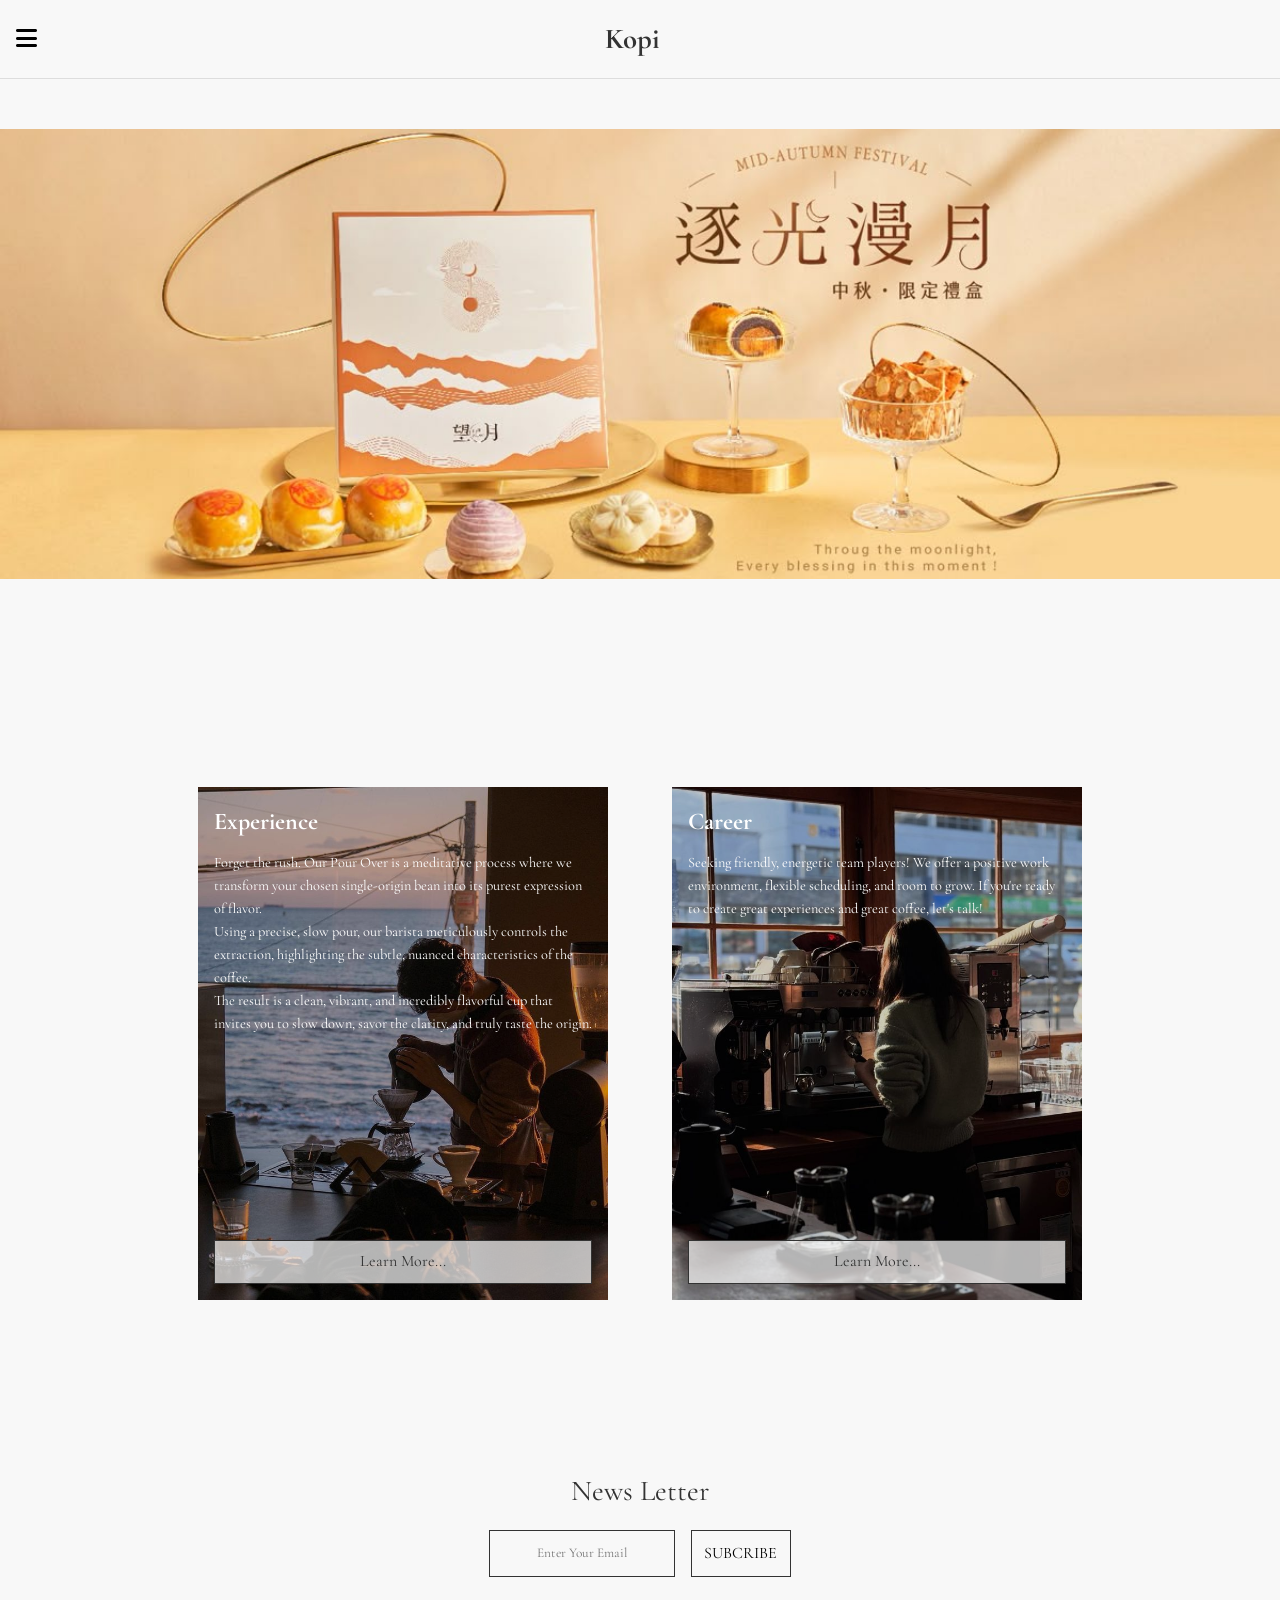
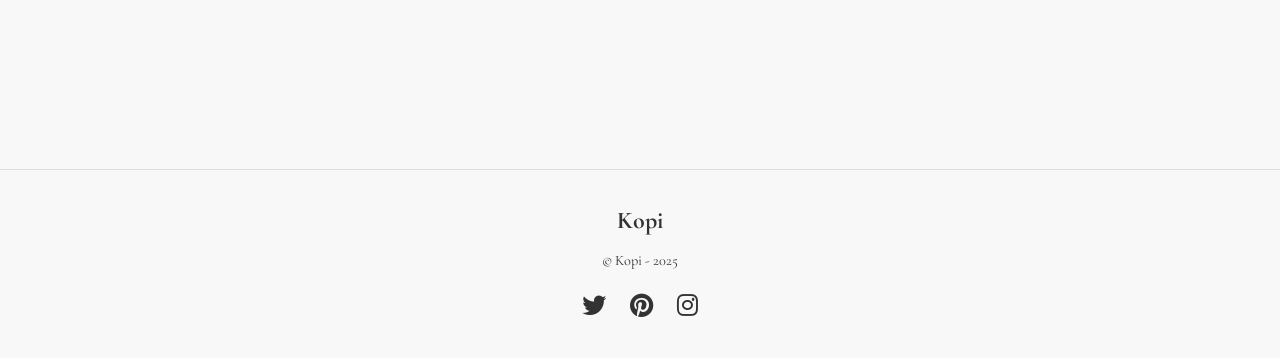
<file: index.html>
<!DOCTYPE html>
<html lang="en">
<head>
    <meta charset="UTF-8">
    <meta name="viewport" content="width=device-width, initial-scale=1.0">
    <title>Kopi - Home</title>
    <link rel="stylesheet" href="styles.css">
    <link rel="stylesheet" href="https://cdnjs.cloudflare.com/ajax/libs/font-awesome/6.5.2/css/all.min.css">
    <link rel="icon" type="image/png" href="img/logo.png">
</head>
<body>

    <div class="overlay" id="overlay"></div>

    <nav class="side-nav" id="side-nav">
        <button class="close-btn" id="close-btn">&times;</button>
        <ul>
            <li><a href="index.html">Home</a></li>
            <li><a href="menu.html">Menu</a></li>
            <li><a href="location.html">Location</a></li>
            <li><a href="about.html">About</a></li>
            <li><a href="career.html">Career</a></li>
        </ul>
        <div class="nav-socials">
            <a href="https://pinterest.com/"><i class="fa-brands fa-pinterest"></i></a>
            <a href="https://www.instagram.com/"><i class="fa-brands fa-instagram"></i></a>
            <a href="https://x.com/"><i class="fa-brands fa-twitter"></i></a>
        </div>
    </nav>

    <header>
        <button class="hamburger" id="hamburger-menu">
            <i class="fa-solid fa-bars"></i>
        </button>
        <div class="logo"><a href="index.html">Kopi</a></div>
    </header>

    <main>
        <section class="hero-home">
            <img src="img/home/mhome1.png" alt="Kopi cafe" id="hero-image">
            <div class="hero-text">
                <p id="hero-location-text"></p>
            </div>
        </section>


        <section class="features">
            <div class="feature-card">
                <img src="img/home/Expereince.png" alt="Barista serving a customer">
                <h3>Experience</h3>
                <p>Forget the rush. Our Pour Over is a meditative process where we transform your chosen single-origin bean into its purest expression of flavor.<br>
                    Using a precise, slow pour, our barista meticulously controls the extraction, highlighting the subtle, nuanced characteristics of the coffee.<br>
                    The result is a clean, vibrant, and incredibly flavorful cup that invites you to slow down, savor the clarity, and truly taste the origin.<br></p>
                <a href="location.html" class="btn">Learn More...</a>
            </div>
            <div class="feature-card">
                <img src="img/home/career.png" alt="Group of friends enjoying coffee">
                <h3>Career</h3>
                <p>Seeking friendly, energetic team players! We offer a positive work environment, flexible scheduling, and room to grow. If you're ready to create great experiences and great coffee, let's talk!</p>
                <a href="career.html" class="btn">Learn More...</a>
            </div>
        </section>

        <section class="newsletter">
            <h2>News Letter</h2>
            <form>
                <input type="email" placeholder="Enter Your Email">
                <button type="submit" class="btn-subscribe">SUBCRIBE</button>
            </form>
        </section>
    </main>

    <footer>
        <div class="logo">Kopi</div>
        <p>© Kopi - 2025</p>
        <div class="footer-socials">
            <a href="https://x.com/"><i class="fa-brands fa-twitter"></i></a>
            <a href="https://pinterest.com/"><i class="fa-brands fa-pinterest"></i></a>
            <a href="https://www.instagram.com/"><i class="fa-brands fa-instagram"></i></a>
        </div>
    </footer>

    <script src="script.js"></script>
</body>

</html>
</file>
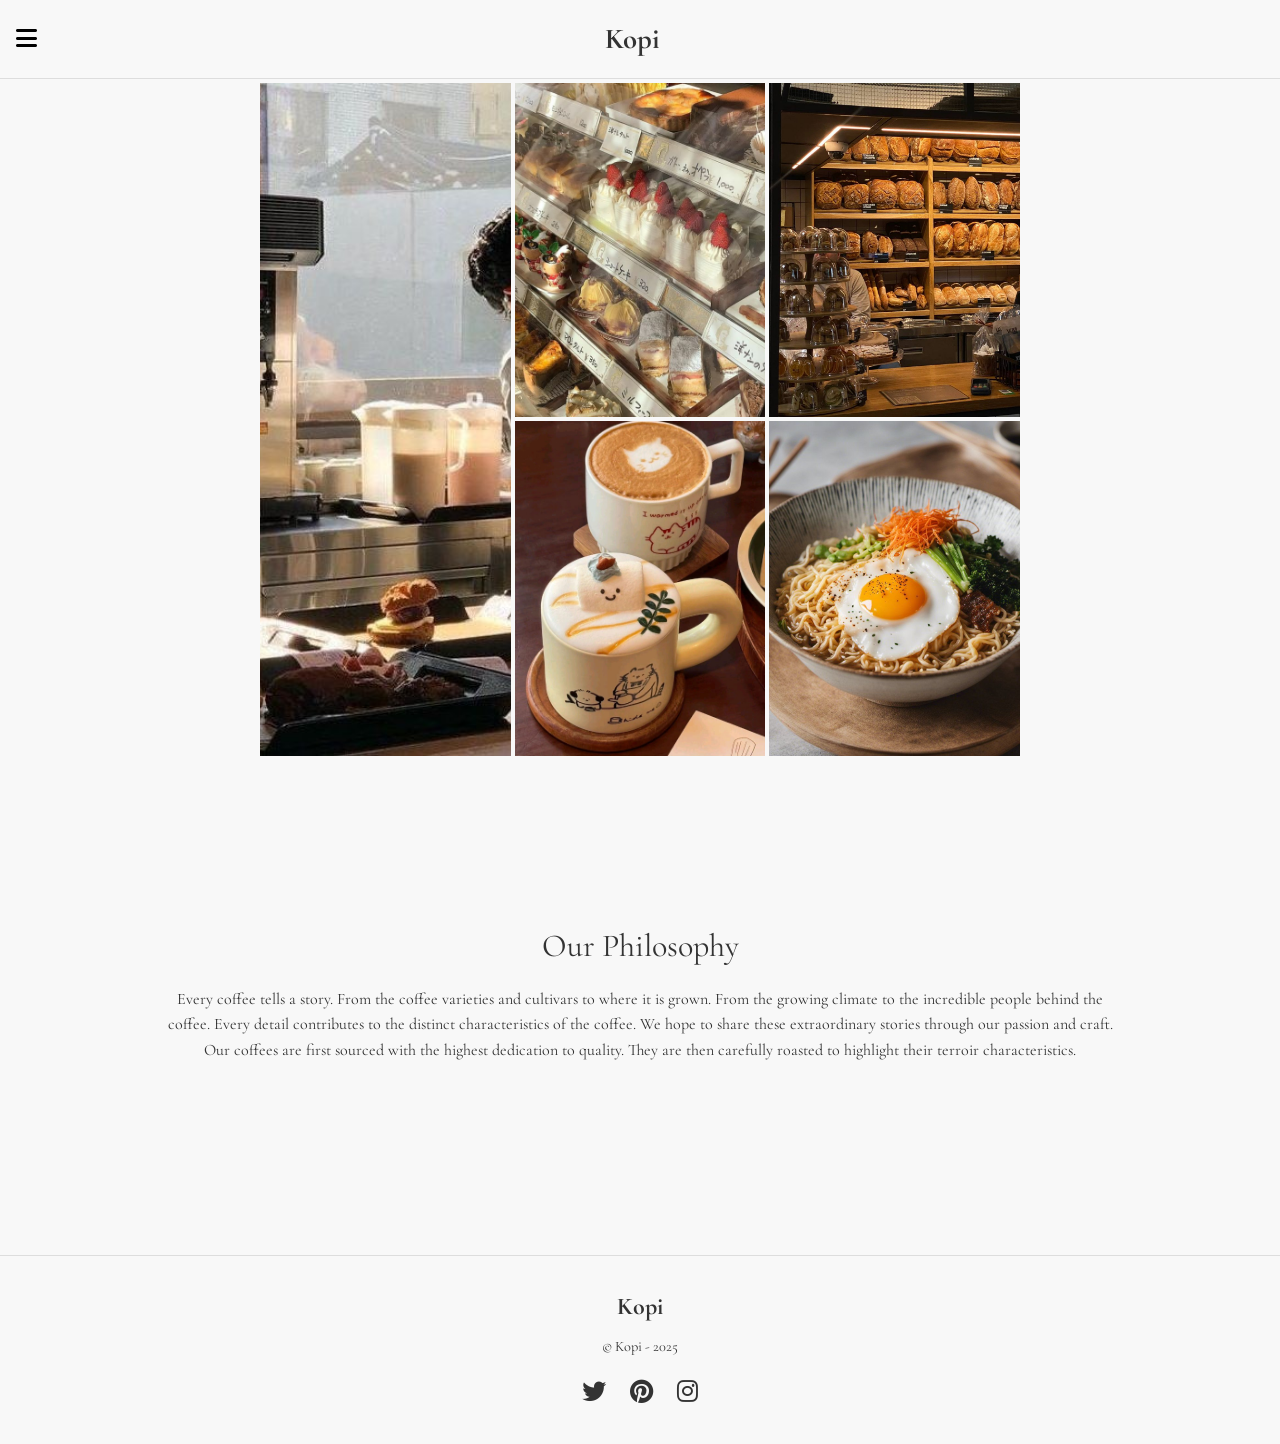
<file: about.html>
<!DOCTYPE html>
<html lang="en">
<head>
    <meta charset="UTF-8">
    <meta name="viewport" content="width=device-width, initial-scale=1.0">
    <title>Kopi - About Us</title>
    <link rel="stylesheet" href="styles.css">
    <link rel="stylesheet" href="https://cdnjs.cloudflare.com/ajax/libs/font-awesome/6.5.2/css/all.min.css">
    <link rel="icon" type="image/png" href="img/logo.png">
</head>
<body>

    <div class="overlay" id="overlay"></div>
    <nav class="side-nav" id="side-nav">
        <button class="close-btn" id="close-btn">&times;</button>
        <ul>
            <li><a href="index.html">Home</a></li>
            <li><a href="menu.html">Menu</a></li>
            <li><a href="location.html">Location</a></li>
            <li><a href="about.html">About</a></li>
            <li><a href="career.html">Career</a></li>
        </ul>
        <div class="nav-socials">
             <a href="https://pinterest.com/"><i class="fa-brands fa-pinterest"></i></a>
             <a href="https://www.instagram.com/"><i class="fa-brands fa-instagram"></i></a>
             <a href="https://x.com/"><i class="fa-brands fa-twitter"></i></a>
        </div>
    </nav>

    <header>
        <button class="hamburger" id="hamburger-menu">
            <i class="fa-solid fa-bars"></i>
        </button>
        <div class="logo"><a href="index.html">Kopi</a></div>
    </header>

    <main>
        <section class="image-collage-about">
            <div class="collage-grid-about">
                <img src="img/about/a1.png" alt="Steaming milk for coffee">
                <img src="img/about/a2.png" alt="Barista serving a customer">
                <img src="img/about/a3.png" alt="Making coffee with an espresso machine">
                <img src="img/about/a4.png" alt="Latte art on a wooden table">
                <img src="img/about/a5.png" alt="Latte art in a pink cup">
            </div>
        </section>

        <section class="philosophy">
            <h2>Our Philosophy</h2>
            <p>Every coffee tells a story. From the coffee varieties and cultivars to where it is grown. From the growing climate to the incredible people behind the coffee. Every detail contributes to the distinct characteristics of the coffee. We hope to share these extraordinary stories through our passion and craft. Our coffees are first sourced with the highest dedication to quality. They are then carefully roasted to highlight their terroir characteristics.</p>
        </section>
    </main>

    <footer>
        <div class="logo">Kopi</div>
        <p>© Kopi - 2025</p>
        <div class="footer-socials">
            <a href="https://x.com/"><i class="fa-brands fa-twitter"></i></a>
            <a href="https://pinterest.com/"><i class="fa-brands fa-pinterest"></i></a>
            <a href="https://www.instagram.com/"><i class="fa-brands fa-instagram"></i></a>
        </div>
    </footer>

    <script src="script.js"></script>
</body>

</html>
</file>
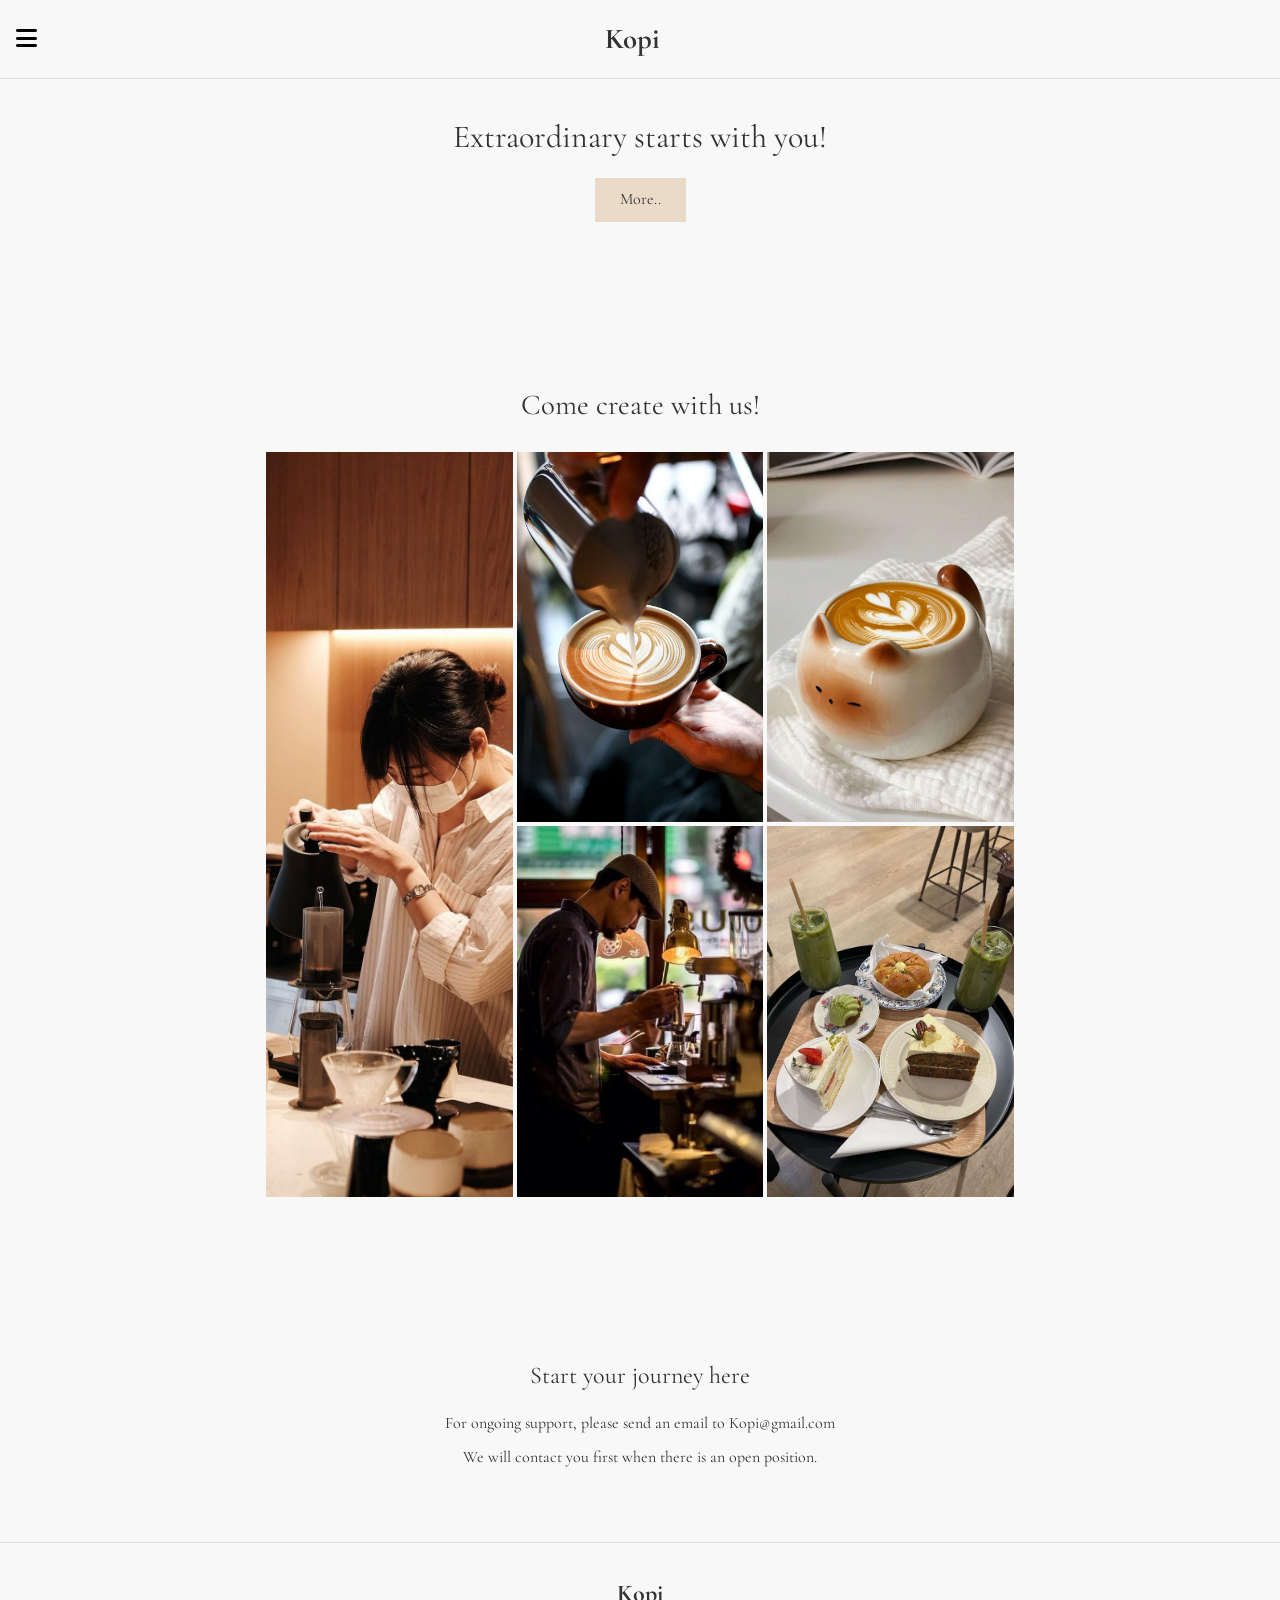
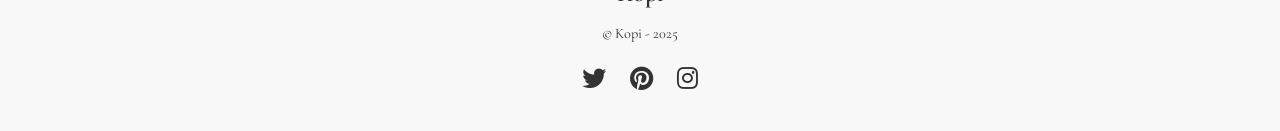
<file: career.html>
<!DOCTYPE html>
<html lang="en">
<head>
    <meta charset="UTF-8">
    <meta name="viewport" content="width=device-width, initial-scale=1.0">
    <title>Kopi - Career</title>
    <link rel="stylesheet" href="styles.css">
    <link rel="stylesheet" href="https://cdnjs.cloudflare.com/ajax/libs/font-awesome/6.5.2/css/all.min.css">
    <link rel="icon" type="image/png" href="img/logo.png">
</head>
<body>

    <div class="overlay" id="overlay"></div>
    <nav class="side-nav" id="side-nav">
        <button class="close-btn" id="close-btn">&times;</button>
        <ul>
            <li><a href="index.html">Home</a></li>
            <li><a href="menu.html">Menu</a></li>
            <li><a href="location.html">Location</a></li>
            <li><a href="about.html">About</a></li>
            <li><a href="career.html">Career</a></li>
        </ul>
        <div class="nav-socials">
             <a href="https://pinterest.com/"><i class="fa-brands fa-pinterest"></i></a>
             <a href="https://www.instagram.com/caedrel"><i class="fa-brands fa-instagram"></i></a>
             <a href="https://x.com/"><i class="fa-brands fa-twitter"></i></a>
        </div>
    </nav>

    <header>
        <button class="hamburger" id="hamburger-menu">
            <i class="fa-solid fa-bars"></i>
        </button>
        <div class="logo"><a href="index.html">Kopi</a></div>
    </header>

    <main class="career-main">
        <section class="career-intro">
            <h2>Extraordinary starts with you!</h2>
            <a href="mailto:Kopi@gmail.com" class="btn">More..</a>
        </section>

        <section class="career-create">
            <h2>Come create with us!</h2>
            <div class="image-collage-career">
                <img src="img/career/c1.png" alt="Latte art in pink cup" class="img1">
                <img src="img/career/c2.png" alt="Barista and customers" class="img2">
                <img src="img/career/c3.png" alt="Pouring steamed milk" class="img3">
                <img src="img/career/c4.png" alt="Making espresso" class="img4">
                <img src="img/career/c5.png" alt="Latte art on table" class="img5">
            </div>
        </section>

        <section class="career-journey">
            <h2>Start your journey here</h2>
            <p>For ongoing support, please send an email to <a href="mailto:kopi@gmail.com">Kopi@gmail.com</a></p>
            <p>We will contact you first when there is an open position.</p>
        </section>
    </main>

    <footer>
        <div class="logo">Kopi</div>
        <p>© Kopi - 2025</p>
        <div class="footer-socials">
            <a href="https://x.com/"><i class="fa-brands fa-twitter"></i></a>
            <a href="https://pinterest.com/"><i class="fa-brands fa-pinterest"></i></a>
            <a href="https://www.instagram.com/caedrel"><i class="fa-brands fa-instagram"></i></a>
        </div>
    </footer>

    <script src="script.js"></script>
</body>

</html>
</file>
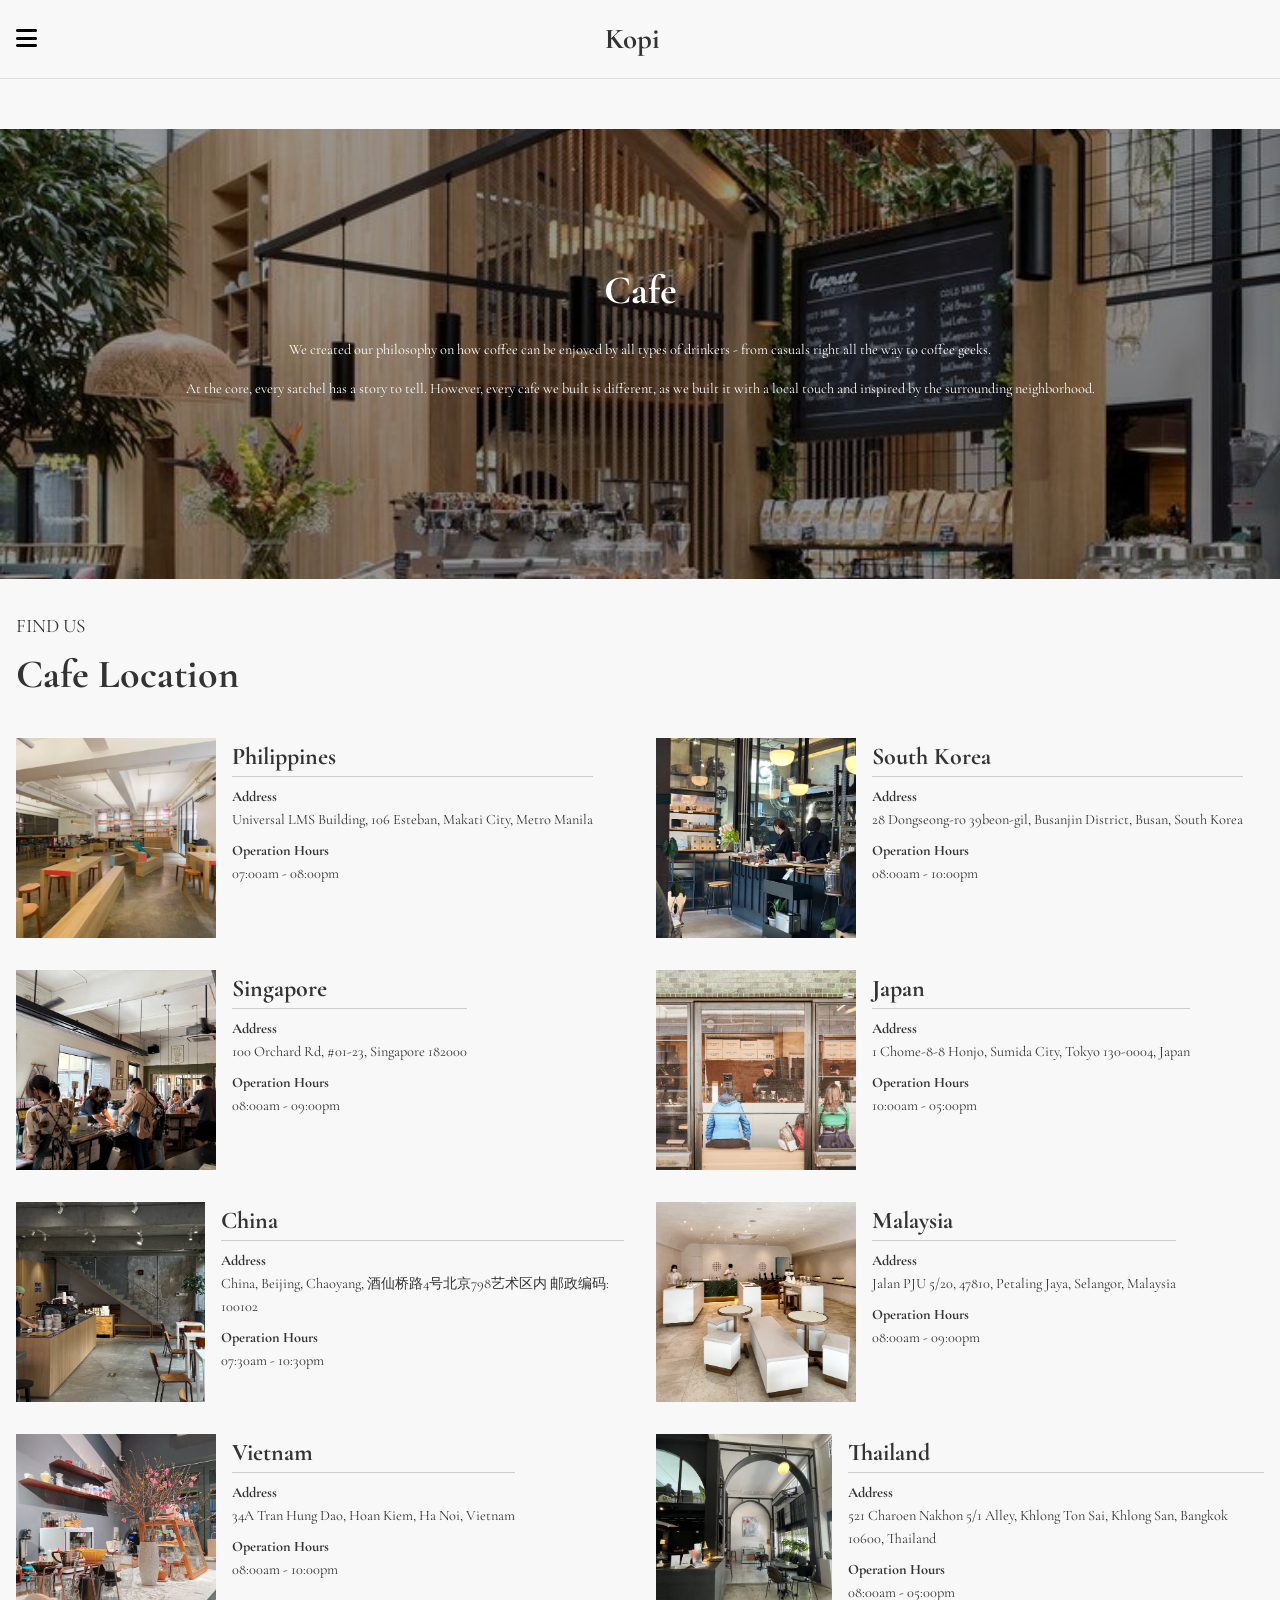
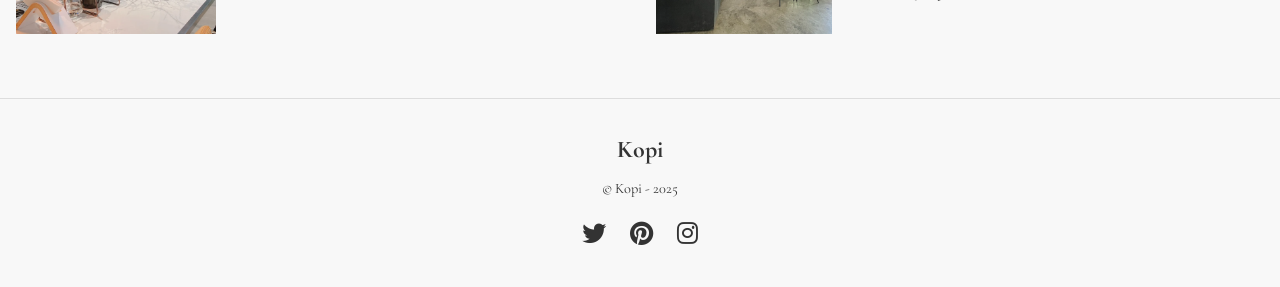
<file: location.html>
<!DOCTYPE html>
<html lang="en">
<head>
    <meta charset="UTF-8">
    <meta name="viewport" content="width=device-width, initial-scale=1.0">
    <title>Kopi - Location</title>
    <link rel="stylesheet" href="styles.css">
    <link rel="stylesheet" href="https://cdnjs.cloudflare.com/ajax/libs/font-awesome/6.5.2/css/all.min.css">
    <link rel="icon" type="image/png" href="img/logo.png">
</head>
<body>

    <div class="overlay" id="overlay"></div>
    <nav class="side-nav" id="side-nav">
        <button class="close-btn" id="close-btn">&times;</button>
        <ul>
            <li><a href="index.html">Home</a></li>
            <li><a href="menu.html">Menu</a></li>
            <li><a href="location.html">Location</a></li>
            <li><a href="about.html">About</a></li>
            <li><a href="career.html">Career</a></li>
        </ul>
        <div class="nav-socials">
             <a href="https://pinterest.com/"><i class="fa-brands fa-pinterest"></i></a>
             <a href="https://www.instagram.com/"><i class="fa-brands fa-instagram"></i></a>
             <a href="https://x.com/"><i class="fa-brands fa-twitter"></i></a>
        </div>
    </nav>

    <header>
        <button class="hamburger" id="hamburger-menu">
            <i class="fa-solid fa-bars"></i>
        </button>
        <div class="logo"><a href="index.html">Kopi</a></div>
    </header>

    <main>
        <section class="hero-location">
            <img src="img/cafe/loc.png" alt="location">
            <div class="hero-text-overlay">
                <h2>Cafe</h2>
                <p>We created our philosophy on how coffee can be enjoyed by all types of drinkers - from casuals right all the way to coffee geeks.</p>
                <p>At the core, every satchel has a story to tell. However, every cafe we built is different, as we built it with a local touch and inspired by the surrounding neighborhood.</p>
            </div>
        </section>
        
        <section class="location-list">
            <p class="find-us">FIND US</p>
            <h2>Cafe Location</h2>
            
            <div class="location-grid">
                <div class="location-card">
                    <a href="https://maps.app.goo.gl/Brm1JZKmacXZ1qzR9"><img src="img/cafe/Phil.png" alt="Kopi in Philippines"></a>
                    <div class="location-details">
                        <h3>Philippines</h3>
                        <p><strong>Address</strong><br>Universal LMS Building, 106 Esteban, Makati City, Metro Manila</p>
                        <p><strong>Operation Hours</strong><br>07:00am - 08:00pm</p>
                    </div>
                </div>
                 <div class="location-card">
                     <a href="https://maps.app.goo.gl/2CjqDbbddm5QxPkT9"><img src="img/cafe/SK.png" alt="Kopi in South Korea"></a>
                    <div class="location-details">
                        <h3>South Korea</h3>
                        <p><strong>Address</strong><br>28 Dongseong-ro 39beon-gil, Busanjin District, Busan, South Korea</p>
                        <p><strong>Operation Hours</strong><br>08:00am - 10:00pm</p>
                    </div>
                </div>
                <div class="location-card">
                    <a href="https://maps.app.goo.gl/9jFMveTjbhNvUJEe7"><img src="img/cafe/Sing.png" alt="Kopi in Singapore"></a>
                    <div class="location-details">
                        <h3>Singapore</h3>
                        <p><strong>Address</strong><br>100 Orchard Rd, #01-23, Singapore 182000</p>
                        <p><strong>Operation Hours</strong><br>08:00am - 09:00pm</p>
                    </div>
                </div>
                <div class="location-card">
                    <a href="https://maps.app.goo.gl/ssgWiPBY5uiQQRDV8"><img src="img/cafe/Jp.png" alt="Kopi in Japan"></a>
                    <div class="location-details">
                        <h3>Japan</h3>
                        <p><strong>Address</strong><br>1 Chome-8-8 Honjo, Sumida City, Tokyo 130-0004, Japan</p>
                        <p><strong>Operation Hours</strong><br>10:00am - 05:00pm</p>
                    </div>
                </div>
                <div class="location-card">
                    <a href="https://maps.app.goo.gl/qpkXcoqSG7u4c68A8"><img src="img/cafe/Ch.png" alt="Kopi in China"></a>
                    <div class="location-details">
                        <h3>China</h3>
                        <p><strong>Address</strong><br>China, Beijing, Chaoyang, 酒仙桥路4号北京798艺术区内 邮政编码: 100102</p>
                        <p><strong>Operation Hours</strong><br>07:30am - 10:30pm</p>
                    </div>
                </div>
                <div class="location-card">
                    <a href="https://maps.app.goo.gl/QqQtHohxscJ9dkm2A"><img src="img/cafe/Mal.png" alt="Kopi in Malaysia"></a>
                    <div class="location-details">
                        <h3>Malaysia</h3>
                        <p><strong>Address</strong><br>Jalan PJU 5/20, 47810, Petaling Jaya, Selangor, Malaysia</p>
                        <p><strong>Operation Hours</strong><br>08:00am - 09:00pm</p>
                    </div>
                </div>
                 <div class="location-card">
                    <a href="https://share.google/DPXdgIBaQZYpP0ncE"><img src="img/cafe/Viet.png" alt="Kopi in Vietnam"></a>
                    <div class="location-details">
                        <h3>Vietnam</h3>
                        <p><strong>Address</strong><br>34A Tran Hung Dao, Hoan Kiem, Ha Noi, Vietnam</p>
                        <p><strong>Operation Hours</strong><br>08:00am - 10:00pm</p>
                    </div>
                </div>
                 <div class="location-card">
                    <a href="https://maps.app.goo.gl/VBnist3Qek3LBsse7"><img src="img/cafe/Thai.png" alt="Kopi in Thailand"></a>
                    <div class="location-details">
                        <h3>Thailand</h3>
                        <p><strong>Address</strong><br>521 Charoen Nakhon 5/1 Alley, Khlong Ton Sai, Khlong San, Bangkok 10600, Thailand</p>
                        <p><strong>Operation Hours</strong><br>08:00am - 05:00pm</p>
                    </div>
                </div>
            </div>
        </section>
    </main>

    <footer>
        <div class="logo">Kopi</div>
        <p>© Kopi - 2025</p>
        <div class="footer-socials">
            <a href="https://x.com/"><i class="fa-brands fa-twitter"></i></a>
            <a href="https://pinterest.com/"><i class="fa-brands fa-pinterest"></i></a>
            <a href="https://www.instagram.com/"><i class="fa-brands fa-instagram"></i></a>
        </div>
    </footer>

    <script src="script.js"></script>
</body>

</html>
</file>
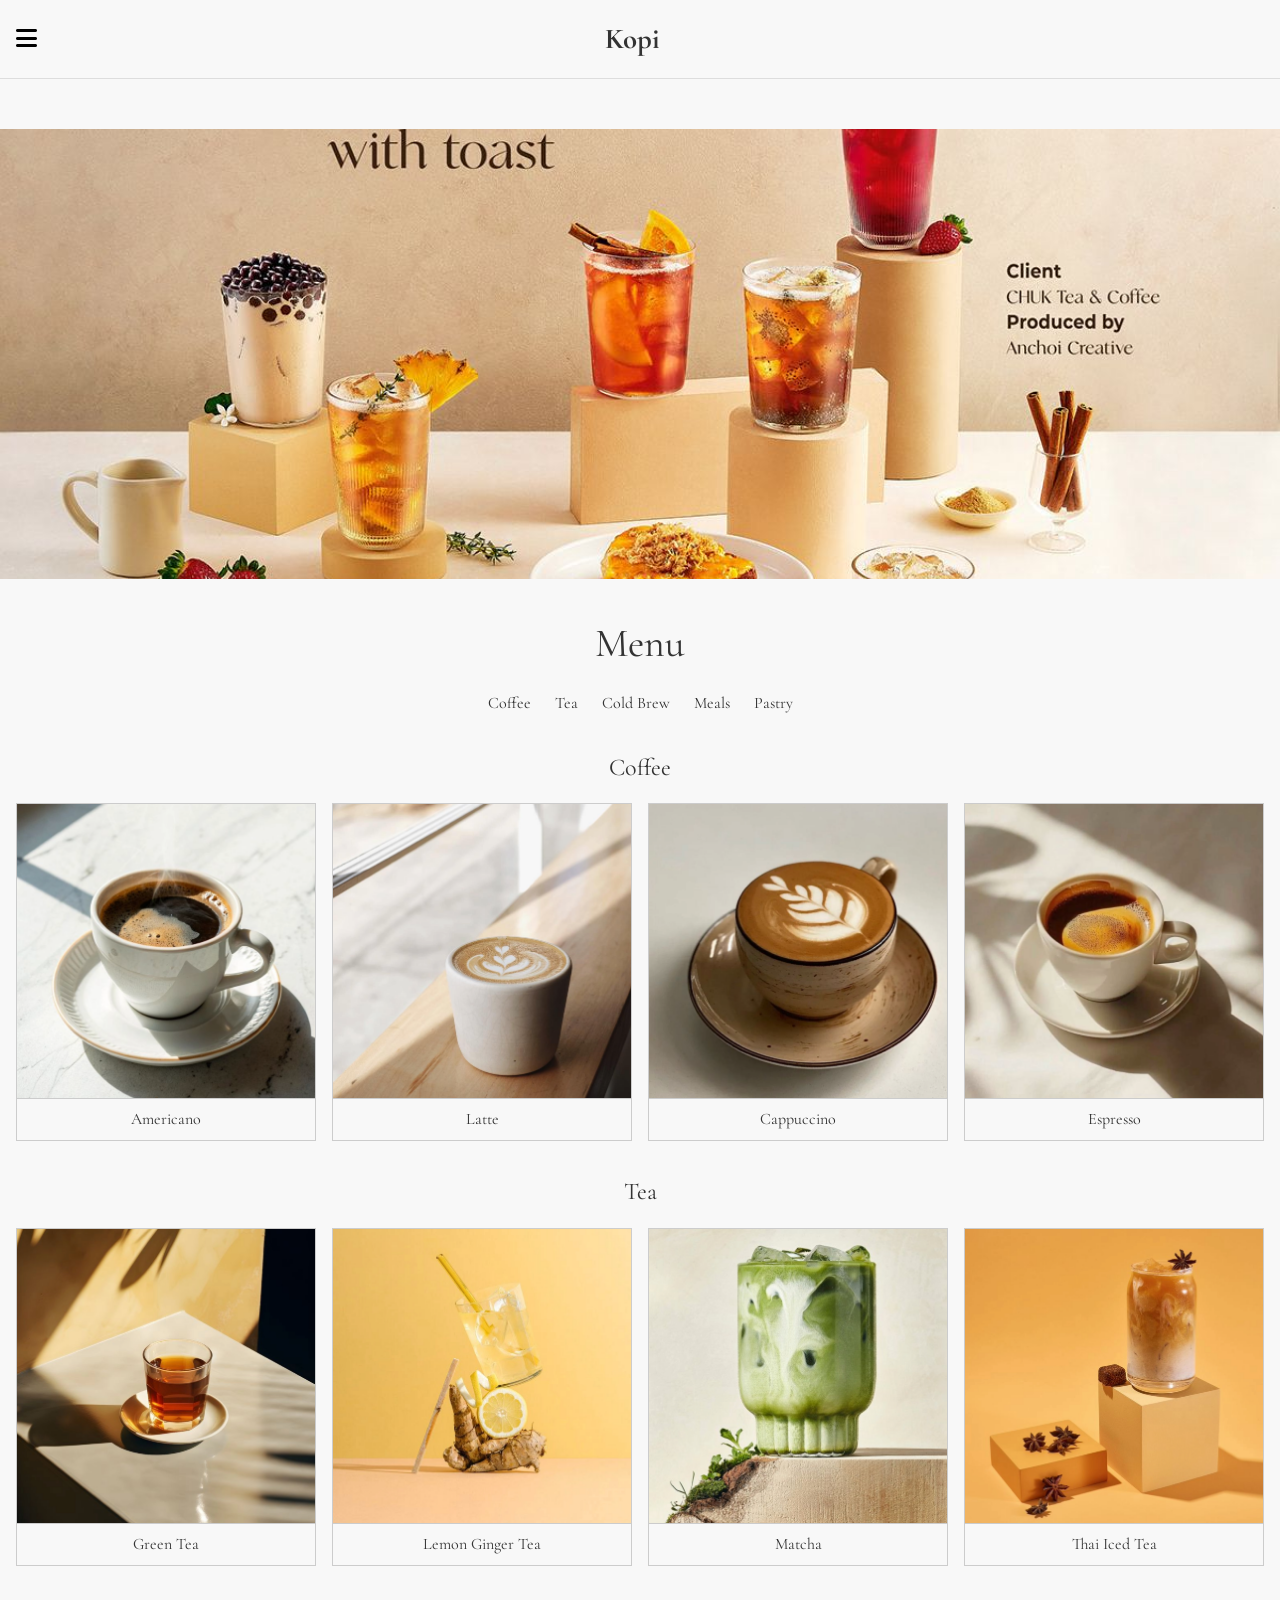
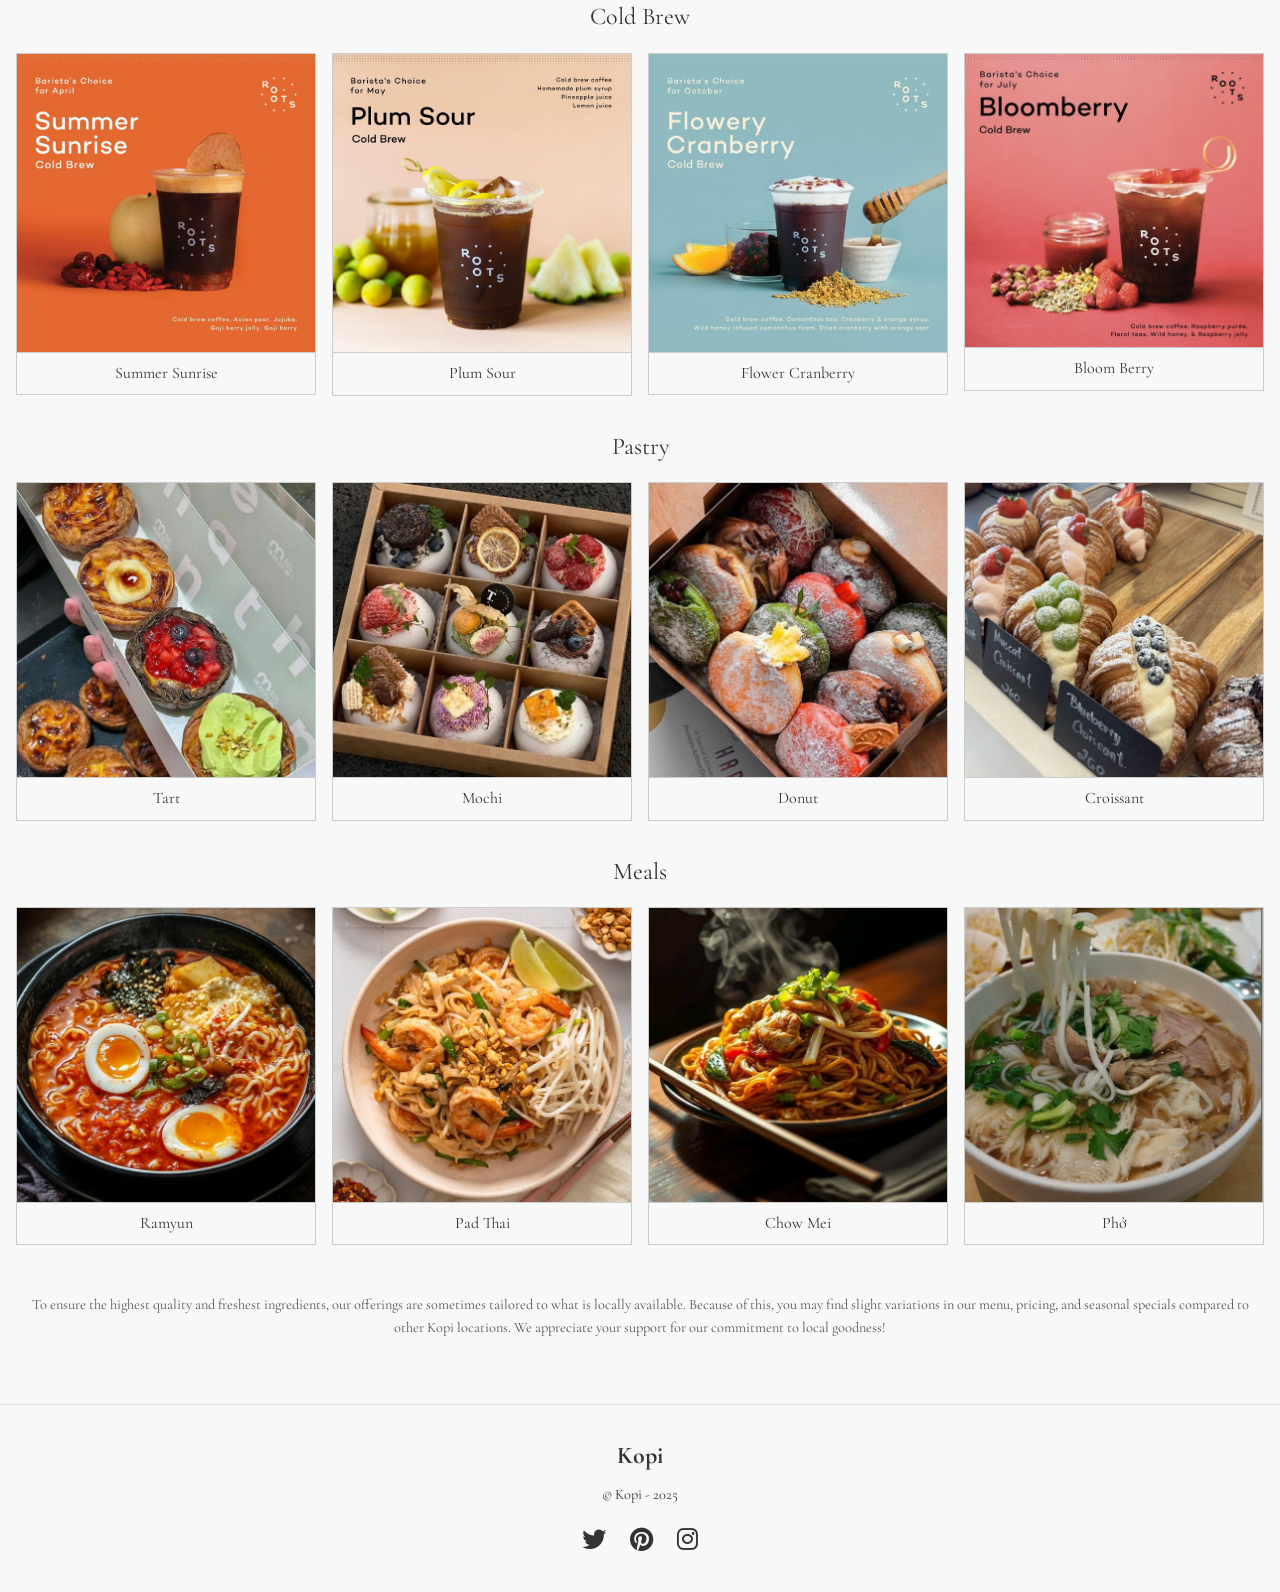
<file: menu.html>
<!DOCTYPE html>
<html lang="en">
<head>
    <meta charset="UTF-8">
    <meta name="viewport" content="width=device-width, initial-scale=1.0">
    <title>Kopi - Menu</title>
    <link rel="stylesheet" href="styles.css">
    <link rel="stylesheet" href="https://cdnjs.cloudflare.com/ajax/libs/font-awesome/6.5.2/css/all.min.css">
    <link rel="icon" type="image/png" href="img/logo.png">
</head>
<body>

    <div class="overlay" id="overlay"></div>
    <nav class="side-nav" id="side-nav">
        <button class="close-btn" id="close-btn">&times;</button>
        <ul>
            <li><a href="index.html">Home</a></li>
            <li><a href="menu.html">Menu</a></li>
            <li><a href="location.html">Location</a></li>
            <li><a href="about.html">About</a></li>
            <li><a href="career.html">Career</a></li>
        </ul>
        <div class="nav-socials">
             <a href="https://pinterest.com/"><i class="fa-brands fa-pinterest"></i></a>
             <a href="https://www.instagram.com/"><i class="fa-brands fa-instagram"></i></a>
             <a href="https://x.com/"><i class="fa-brands fa-twitter"></i></a>
        </div>
    </nav>

    <header>
        <button class="hamburger" id="hamburger-menu">
            <i class="fa-solid fa-bars"></i>
        </button>
        <div class="logo"><a href="index.html">Kopi</a></div>
    </header>

    <main>
        <section class="hero-subpage">
            <img src="img/menu/menu.png" alt="Food">
        </section>

        <section class="menu-content">
            <h1>Menu</h1>
            <div class="menu-categories">
                <a href="#coffee">Coffee</a>
                <a href="#tea">Tea</a>
                <a href="#juice">Cold Brew</a>
                <a href="#meals">Meals</a>
                <a href="#pastry">Pastry</a>
            </div>

            <div class="menu-section" id="coffee">
                <h2>Coffee</h2>
                <div class="menu-grid">
                    <div class="menu-item"><img src="img/menu/co1.png" alt="menu placeholder"><p>Americano</p></div>
                    <div class="menu-item"><img src="img/menu/co2.png" alt="menu placeholder"><p>Latte</p></div>
                    <div class="menu-item"><img src="img/menu/co3.png" alt="menu placeholder"><p>Cappuccino</p></div>
                    <div class="menu-item"><img src="img/menu/co4.png" alt="menu placeholder"><p>Espresso</p></div>
                </div>
            </div>

            <div class="menu-section" id="tea">
                <h2>Tea</h2>
                <div class="menu-grid">
                    <div class="menu-item"><img src="img/menu/t1.png" alt="menu placeholder"><p>Green Tea</p></div>
                    <div class="menu-item"><img src="img/menu/t2.png" alt="menu placeholder"><p>Lemon Ginger Tea</p></div>
                    <div class="menu-item"><img src="img/menu/t3.png" alt="menu placeholder"><p>Matcha</p></div>
                    <div class="menu-item"><img src="img/menu/t4.png" alt="menu placeholder"><p>Thai Iced Tea</p></div>
                </div>
            </div>
            
            <div class="menu-section" id="juice">
                <h2>Cold Brew</h2>
                <div class="menu-grid">
                    <div class="menu-item"><img src="img/menu/j1.png" alt="menu placeholder"><p>Summer Sunrise</p></div>
                    <div class="menu-item"><img src="img/menu/j2.png" alt="menu placeholder"><p>Plum Sour</p></div>
                    <div class="menu-item"><img src="img/menu/j3.png" alt="menu placeholder"><p>Flower Cranberry</p></div>
                    <div class="menu-item"><img src="img/menu/j4.png" alt="menu placeholder"><p>Bloom Berry</p></div>
                </div>
            </div>

            <div class="menu-section" id="pastry">
                <h2>Pastry</h2>
                <div class="menu-grid">
                    <div class="menu-item"><img src="img/menu/p1.png" alt="menu placeholder"><p>Tart</p></div>
                    <div class="menu-item"><img src="img/menu/p2.png" alt="menu placeholder"><p>Mochi</p></div>
                    <div class="menu-item"><img src="img/menu/p3.png" alt="menu placeholder"><p>Donut</p></div>
                    <div class="menu-item"><img src="img/menu/p4.png" alt="menu placeholder"><p>Croissant</p></div>
                </div>
            </div>

            <div class="menu-section" id="meals">
                <h2>Meals</h2>
                <div class="menu-grid">
                    <div class="menu-item"><img src="img/menu/m1.png" alt="menu placeholder"><p>Ramyun</p></div>
                    <div class="menu-item"><img src="img/menu/m2.png" alt="menu placeholder"><p>Pad Thai</p></div>
                    <div class="menu-item"><img src="img/menu/m3.png" alt="menu placeholder"><p>Chow Mei</p></div>
                    <div class="menu-item"><img src="img/menu/m4.png" alt="menu placeholder"><p>Phở</p></div>
                </div>
            </div>
             <p class="menu-footnote">To ensure the highest quality and freshest ingredients, our offerings are sometimes tailored to what is locally available. Because of this, you may find slight variations in our menu, pricing, and seasonal specials compared to other Kopi locations. We appreciate your support for our commitment to local goodness!</p>
        </section>
    </main>

    <footer>
        <div class="logo">Kopi</div>
        <p>© Kopi - 2025</p>
        <div class="footer-socials">
            <a href="https://x.com/"><i class="fa-brands fa-twitter"></i></a>
            <a href="https://pinterest.com/"><i class="fa-brands fa-pinterest"></i></a>
            <a href="https://www.instagram.com/"><i class="fa-brands fa-instagram"></i></a>
        </div>
    </footer>

    <script src="script.js"></script>
</body>

</html>
</file>
<file: styles.css>
@import url('https://fonts.googleapis.com/css2?family=Cormorant+Garamond:wght@400;700&display=swap');

/* ---=== Basic Reset & Global Styles ===--- */
* {
    margin: 0;
    padding: 0;
    box-sizing: border-box;
}

body {
    font-family: 'Cormorant Garamond', serif;
    background-color: #F8F8F8;
    color: #333;
    font-size: 16px;
    line-height: 1.6;
}

img {
    max-width: 100%;
    height: auto;
    display: block;
}

a {
    text-decoration: none;
    color: inherit;
}


/* ---=== Header ===--- */
header {
    display: flex;
    align-items: center;
    padding: 1rem;
    border-bottom: 1px solid #ddd;
    background-color: #F8F8F8;
    position: sticky;
    top: 0;
    z-index: 998; 
}

.logo {
    font-size: 1.8rem;
    font-weight: 700;
    margin: 0 auto;
    transform: translateX(-18px); 
}

.hamburger {
    background: none;
    border: none;
    font-size: 1.5rem;
    cursor: pointer;
    z-index: 1001;
}

/* ---=== Side Navigation ===--- */
.side-nav {
    position: fixed;
    top: 0;
    left: -300px;
    width: 280px;
    height: 100%;
    background-color: #F8F8F8;
    padding: 2rem;
    box-shadow: 2px 0 5px rgba(0,0,0,0.1);
    transition: left 0.3s ease-in-out;
    z-index: 1000;
    display: flex;
    flex-direction: column;
}

.side-nav.open {
    left: 0;
}

.close-btn {
    background: none;
    border: none;
    font-size: 2.5rem;
    position: absolute;
    top: 1rem;
    left: 1rem;
    cursor: pointer;
}

.side-nav ul {
    list-style: none;
    margin-top: 80px;
}

.side-nav ul li a {
    display: block;
    padding: 0.8rem 0;
    border-bottom: 1px solid #ddd;
    font-size: 1.2rem;
}

.nav-socials {
    margin-top: auto;
    padding-top: 1rem;
    border-top: 1px solid #ddd;
    display: flex;
    gap: 1.5rem;
    font-size: 1.5rem;
}
.nav-socials .fa-pinterest { color: #333; }
.nav-socials .fa-instagram { color: #333; }
.nav-socials .fa-twitter { color: #333; }

.overlay {
    position: fixed;
    top: 0;
    left: 0;
    width: 100%;
    height: 100%;
    background-color: rgba(0,0,0,0.5);
    z-index: 999;
    opacity: 0;
    visibility: hidden;
    transition: opacity 0.3s, visibility 0.3s;
}

.overlay.show {
    opacity: 1;
    visibility: visible;
}

/* ---=== Footer ===--- */
footer {
    text-align: center;
    padding: 2rem 1rem;
    border-top: 1px solid #ddd;
    margin-top: 2rem;
}

footer .logo {
    font-size: 1.5rem;
    transform: none;
}

footer p {
    margin: 0.5rem 0;
    font-size: 0.9rem;
}

.footer-socials {
    display: flex;
    justify-content: center;
    gap: 1.5rem;
    font-size: 1.5rem;
    margin-top: 1rem;
}

.footer-socials .fa-pinterest { color: #333; }

/* ---=== Buttons & Forms ===--- */
.btn {
    display: inline-block;
    background-color: #F8F8F8;
    border: 1px solid #333;
    padding: 0.5rem 1.5rem;
    margin-top: 1rem;
    font-family: 'Cormorant Garamond', serif;
    font-size: 1rem;
    cursor: pointer;
}

.newsletter {
    text-align: center;
    padding: 10rem 1rem;
}

.newsletter h2 {
    font-size: 1.8rem;
    font-weight: 400;
    margin-bottom: 1rem;
}

.newsletter form {
    display: flex;
    flex-direction: column;
    gap: 1rem;
    max-width: 400px;
    margin: 0 auto;
}

.newsletter input {
    padding: 0.8rem;
    border: 1px solid #333;
    background: #F8F8F8;
    text-align: center;
    font-family: 'Cormorant Garamond', serif;
}

.btn-subscribe {
    background: #F8F8F8;
    border: 1px solid #333;
    padding: 0.8rem;
    font-family: 'Cormorant Garamond', serif;
    font-size: 1rem;
    cursor: pointer;
}


/* ---=== Home Page ===--- */
.hero-home {
    position: relative;
    text-align: center;
    padding-top: 50px;
    height: 500px;
    overflow: hidden;
}

/* --- transition for slider fade effect --- */
.hero-home img, .hero-home .hero-text p {
    transition: opacity 0.5s ease-in-out;
}

.hero-home img {
    width: 100%;
    height: 100%;
    object-fit: cover;
}

.hero-home .hero-text {
    position: absolute;
    top: 0;
    left: 0;
    width: 100%;
    height: 100%;
    display: flex;
    flex-direction: column;
    justify-content: space-between;
    padding: 4rem;
    color: white;
}
.hero-home .hero-text p { text-shadow: 1px 1px 3px rgba(0,0,0,0.7); }
.hero-home .hero-text span {
    align-self: flex-end;
    background-color: rgba(248, 248, 248, 0.8);
    color: #333;
    padding: 0.5rem 1rem;
    border: 1px solid #555;
    margin: 0 1rem 1rem 0;
}

.features {
    display: grid;
    grid-template-columns: 1fr 1fr;
    gap: 4rem;
    padding: 0.5rem;
}

.feature-card {
    padding-top: 200px;
    position: relative;
    color: white;
}

.feature-card img {
    filter: brightness(0.8);
}

.feature-card h3, .feature-card p, .feature-card .btn {
    padding-top: 200px;
    position: absolute;
    left: 1rem;
    right: 1rem;
    margin: 0;
}
.feature-card h3 { top: 1rem; font-size: 1.5rem; }
.feature-card p { top: 4rem; font-size: 0.9rem;}
.feature-card .btn { bottom: 1rem; background-color: rgba(255,255,255,0.7); color: #333; text-align:center; padding: 0.5rem; }

/* ---=== Menu Page ===--- */
.hero-subpage {
    height: 500px;
}
.hero-subpage img {
    padding-top: 50px;
    width: 100%;
    height: 100%;
    object-fit: cover;
}

.menu-content {
    padding: 2rem 1rem;
    text-align: center;
}
.menu-content h1 {
    font-size: 2.5rem;
    font-weight: 400;
}
.menu-categories {
    display: flex;
    justify-content: center;
    gap: 1.5rem;
    margin: 1rem 0 2rem;
    flex-wrap: wrap;
}
.menu-section h2 {
    font-size: 1.5rem;
    font-weight: 400;
    margin: 2rem 0 1rem;
}
.menu-grid {
    display: grid;
    grid-template-columns: 1fr 1fr;
    gap: 1rem;
}
.menu-item img {
    border: 1px solid #ccc;
}
.menu-item p {
    border: 1px solid #ccc;
    border-top: none;
    padding: 0.5rem;
}
.menu-footnote {
    margin-top: 3rem;
    font-size: 0.9rem;
    color: #555;
}

/* ---=== Location Page ===--- */
.hero-location {
    position: relative;
    height: 500px;
}
.hero-location img {
    padding-top: 50px;
    width: 100%;
    height: 100%;
    object-fit: cover;
    filter: brightness(0.6);
}
.hero-text-overlay {
    position: absolute;
    top: 50%;
    left: 50%;
    transform: translate(-50%, -50%);
    color: white;
    text-align: center;
    width: 90%;
}
.hero-text-overlay h2 { font-size: 2.5rem; }
.hero-text-overlay p { font-size: 0.9rem; margin-top: 1rem; }

.location-list { padding: 2rem 1rem; }
.find-us { font-size: 1.2rem; }
.location-list h2 { font-size: 2.5rem; margin-bottom: 2rem; }
.location-grid {
    display: grid;
    grid-template-columns: 1fr;
    gap: 2rem;
}
.location-card {
    display: flex;
    gap: 1rem;
}
.location-card img {
    width: 200px;
    height: 200px;
    object-fit: cover;
}
.location-details h3 { font-size: 1.5rem; border-bottom: 1px solid #ccc; margin-bottom: 0.5rem; }
.location-details p { font-size: 0.9rem; }
.location-details p:last-child { margin-top: 0.5rem; }

/* ---=== About Page ===--- */
.collage-grid-about {
    display: grid;
    grid-template-columns: 1fr 1fr 1fr;
    grid-template-rows: auto auto;
    gap: 4px;
    padding: 4px;
    max-width: 60%;
    margin: 0 auto;
}
.collage-grid-about img:nth-child(1) { grid-column: 1 / 2; grid-row: 1 / 3; }
.collage-grid-about img:nth-child(2) { grid-column: 2 / 3; grid-row: 1 / 2; }
.collage-grid-about img:nth-child(3) { grid-column: 3 / 4; grid-row: 1 / 2; }
.collage-grid-about img:nth-child(4) { grid-column: 2 / 3; grid-row: 2 / 3; }
.collage-grid-about img:nth-child(5) { grid-column: 3 / 4; grid-row: 2 / 3; }
.collage-grid-about img {
    width: 100%;
    height: 100%;
    object-fit: cover;
}

.philosophy {
    padding: 10rem;
    text-align: center;
}
.philosophy h2 {
    font-size: 2rem;
    font-weight: 400;
    margin-bottom: 1rem;
}

/* ---=== Career Page ===--- */
.career-main { padding: 2rem 1rem; text-align: center; }
.career-intro h2 { font-size: 2rem; font-weight: 400; }
.career-intro .btn { background-color: #EADBC8; border-color: #EADBC8; }

.career-create { margin-top: 10rem; }
.career-create h2 { font-size: 1.8rem; font-weight: 400; margin-bottom: 1.5rem; }

.image-collage-career {
    display: grid;
    grid-template-columns: 1fr 1fr 1fr;
    grid-template-rows: auto auto;
    gap: 4px;
    align-items: center;
    max-width: 60%;
    margin: 0 auto;
}
.image-collage-career .img1 { grid-column: 1 / 2; grid-row: 1 / 3; }
.image-collage-career .img2 { grid-column: 2 / 3; grid-row: 1 / 2; }
.image-collage-career .img3 { grid-column: 3 / 4; grid-row: 1 / 2; }
.image-collage-career .img4 { grid-column: 2 / 3; grid-row: 2 / 3; }
.image-collage-career .img5 { grid-column: 3 / 4; grid-row: 2 / 3; }
.image-collage-career img { width: 100%; height: 100%; object-fit: cover; }

.career-journey { margin-top: 10rem; }
.career-journey h2 { font-size: 1.5rem; font-weight: 400; margin-bottom: 1rem; }
.career-journey p { font-size: 1rem; margin-bottom: 0.5rem; }


/* ---=== Media Queries for larger screens ===--- */
@media (min-width: 768px) {
    .location-grid {
        grid-template-columns: 1fr 1fr;
    }
    .features {
        max-width: 900px;
        margin: 0 auto;
    }
    .newsletter form {
        flex-direction: row;
        justify-content: center;
    }
    .menu-grid {
        grid-template-columns: repeat(4, 1fr);
    }
}
</file>
